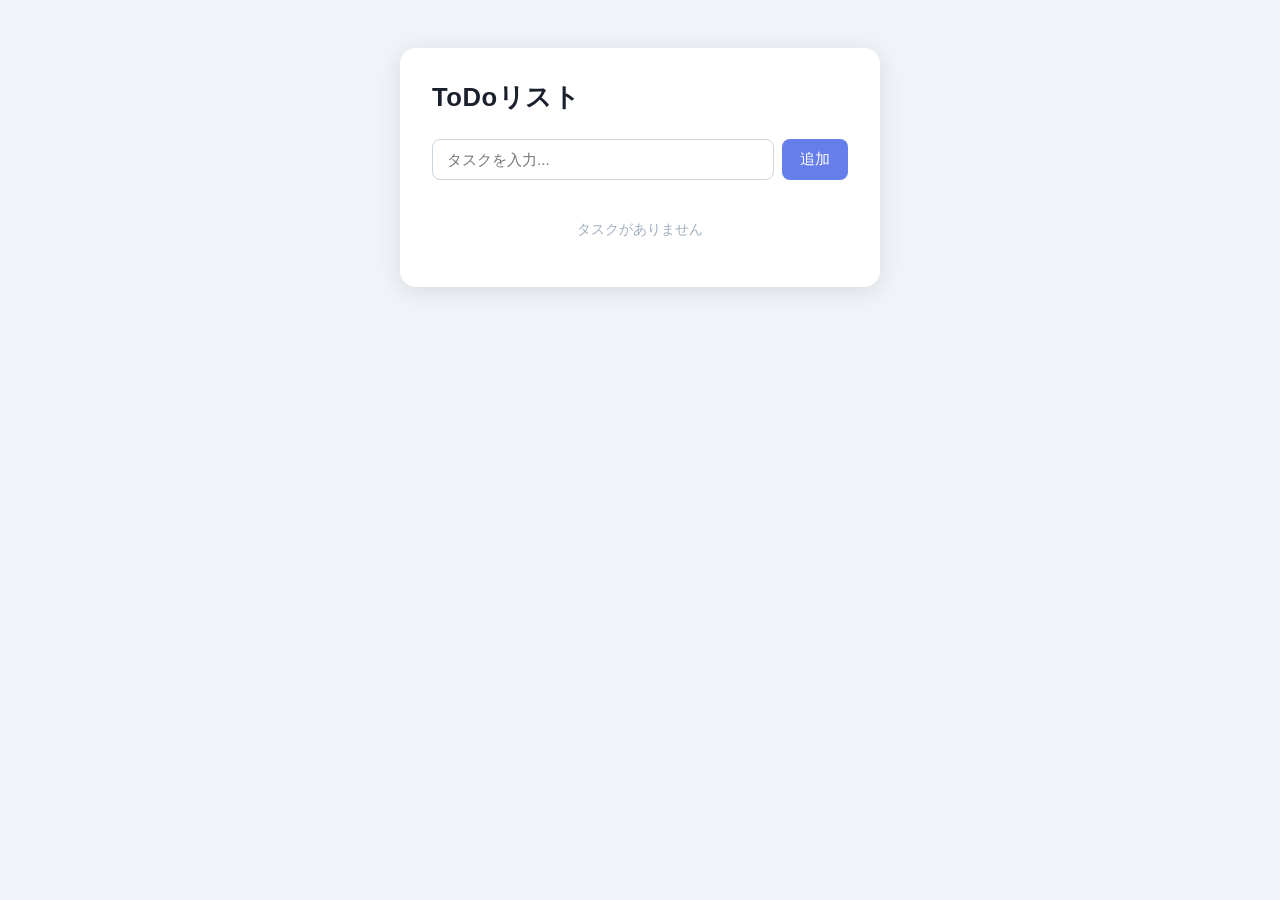
<file: index.html>
<!DOCTYPE html>
<html lang="ja">
<head>
  <meta charset="UTF-8">
  <meta name="viewport" content="width=device-width, initial-scale=1.0">
  <title>ToDoリスト</title>
  <style>
    * {
      box-sizing: border-box;
      margin: 0;
      padding: 0;
    }

    body {
      background: #f0f4f8;
      font-family: 'Segoe UI', sans-serif;
      display: flex;
      justify-content: center;
      padding: 48px 16px;
      min-height: 100vh;
    }

    .container {
      background: #ffffff;
      border-radius: 16px;
      box-shadow: 0 4px 24px rgba(0, 0, 0, 0.10);
      padding: 32px;
      width: 100%;
      max-width: 480px;
      height: fit-content;
    }

    h1 {
      font-size: 1.6rem;
      color: #1a202c;
      margin-bottom: 24px;
      letter-spacing: 0.02em;
    }

    .input-row {
      display: flex;
      gap: 8px;
      margin-bottom: 24px;
    }

    .input-row input {
      flex: 1;
      padding: 10px 14px;
      border: 1.5px solid #cbd5e0;
      border-radius: 8px;
      font-size: 0.95rem;
      outline: none;
      transition: border-color 0.2s;
      color: #2d3748;
    }

    .input-row input:focus {
      border-color: #667eea;
    }

    .input-row button {
      padding: 10px 18px;
      background: #667eea;
      color: #fff;
      border: none;
      border-radius: 8px;
      font-size: 0.95rem;
      cursor: pointer;
      transition: background 0.2s;
      white-space: nowrap;
    }

    .input-row button:hover {
      background: #5a67d8;
    }

    #task-list {
      list-style: none;
      display: flex;
      flex-direction: column;
      gap: 10px;
    }

    .task-item {
      display: flex;
      align-items: center;
      gap: 12px;
      padding: 12px 14px;
      background: #f7fafc;
      border-radius: 10px;
      border: 1.5px solid #e2e8f0;
      transition: opacity 0.2s;
    }

    .task-item.done {
      opacity: 0.5;
    }

    .task-label {
      flex: 1;
      font-size: 0.95rem;
      color: #2d3748;
      cursor: pointer;
      word-break: break-all;
      transition: text-decoration 0.15s;
    }

    .task-item.done .task-label {
      text-decoration: line-through;
      color: #a0aec0;
    }

    .delete-btn {
      padding: 4px 10px;
      background: transparent;
      border: 1.5px solid #fc8181;
      color: #fc8181;
      border-radius: 6px;
      font-size: 0.8rem;
      cursor: pointer;
      transition: background 0.2s, color 0.2s;
      flex-shrink: 0;
    }

    .delete-btn:hover {
      background: #fc8181;
      color: #fff;
    }

    .empty-msg {
      text-align: center;
      color: #a0aec0;
      font-size: 0.9rem;
      padding: 16px 0;
    }

    .task-count {
      font-size: 0.85rem;
      color: #718096;
      margin-bottom: 12px;
      text-align: right;
    }

    .task-count span {
      font-weight: 600;
      color: #667eea;
    }
  </style>
</head>
<body>
  <div class="container">
    <h1>ToDoリスト</h1>
    <div class="input-row">
      <input type="text" id="task-input" placeholder="タスクを入力..." maxlength="100">
      <button id="add-btn">追加</button>
    </div>
    <p class="task-count" id="task-count"></p>
    <ul id="task-list"></ul>
  </div>

  <script>
    const tasks = [];

    const input = document.getElementById('task-input');
    const addBtn = document.getElementById('add-btn');
    const taskList = document.getElementById('task-list');
    const taskCount = document.getElementById('task-count');

    function render() {
      taskList.replaceChildren();

      const doneCount = tasks.filter(t => t.done).length;
      taskCount.replaceChildren();
      if (tasks.length > 0) {
        const prefix = document.createTextNode('完了 ');
        const badge = document.createElement('span');
        badge.textContent = `${doneCount} / ${tasks.length}`;
        const suffix = document.createTextNode(' 件');
        taskCount.append(prefix, badge, suffix);
      }

      if (tasks.length === 0) {
        const msg = document.createElement('p');
        msg.className = 'empty-msg';
        msg.textContent = 'タスクがありません';
        taskList.appendChild(msg);
        return;
      }

      tasks.forEach((task, index) => {
        const li = document.createElement('li');
        li.className = 'task-item' + (task.done ? ' done' : '');

        const label = document.createElement('span');
        label.className = 'task-label';
        label.textContent = task.text;
        label.addEventListener('click', () => toggleDone(index));

        const deleteBtn = document.createElement('button');
        deleteBtn.className = 'delete-btn';
        deleteBtn.textContent = '削除';
        deleteBtn.addEventListener('click', () => deleteTask(index));

        li.appendChild(label);
        li.appendChild(deleteBtn);
        taskList.appendChild(li);
      });
    }

    function addTask() {
      const text = input.value.trim();
      if (!text) return;
      tasks.push({ text, done: false });
      input.value = '';
      render();
    }

    function toggleDone(index) {
      tasks[index].done = !tasks[index].done;
      render();
    }

    function deleteTask(index) {
      tasks.splice(index, 1);
      render();
    }

    addBtn.addEventListener('click', addTask);
    input.addEventListener('keydown', (e) => {
      if (e.key === 'Enter') addTask();
    });

    render();
  </script>
</body>
</html>
</file>
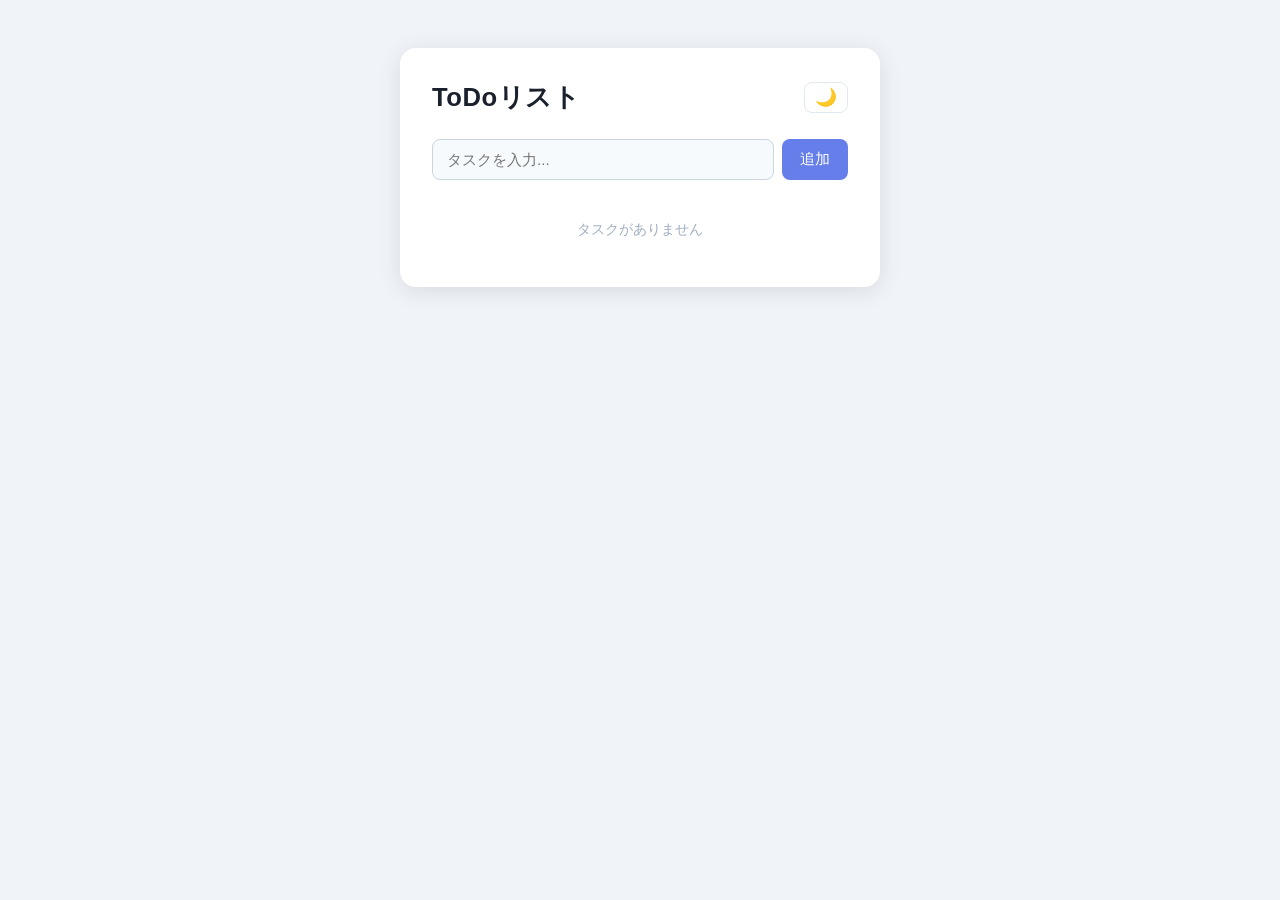
<file: week1/index.html>
<!DOCTYPE html>
<html lang="ja">
<head>
  <meta charset="UTF-8">
  <meta name="viewport" content="width=device-width, initial-scale=1.0">
  <title>ToDoリスト</title>
  <style>
    :root {
      --bg-page: #f0f4f8;
      --bg-container: #ffffff;
      --bg-task: #f7fafc;
      --text-main: #1a202c;
      --text-body: #2d3748;
      --text-muted: #718096;
      --text-done: #a0aec0;
      --border-input: #cbd5e0;
      --border-task: #e2e8f0;
      --shadow: rgba(0, 0, 0, 0.10);
      --accent: #667eea;
      --accent-hover: #5a67d8;
      --delete: #fc8181;
    }

    body.dark {
      --bg-page: #0f1117;
      --bg-container: #1a1d27;
      --bg-task: #252836;
      --text-main: #e2e8f0;
      --text-body: #cbd5e0;
      --text-muted: #718096;
      --text-done: #4a5568;
      --border-input: #4a5568;
      --border-task: #2d3748;
      --shadow: rgba(0, 0, 0, 0.40);
      --accent: #667eea;
      --accent-hover: #5a67d8;
      --delete: #fc8181;
    }

    * {
      box-sizing: border-box;
      margin: 0;
      padding: 0;
    }

    body {
      background: var(--bg-page);
      font-family: 'Segoe UI', sans-serif;
      display: flex;
      justify-content: center;
      padding: 48px 16px;
      min-height: 100vh;
      transition: background 0.3s;
    }

    .container {
      background: var(--bg-container);
      border-radius: 16px;
      box-shadow: 0 4px 24px var(--shadow);
      padding: 32px;
      width: 100%;
      max-width: 480px;
      height: fit-content;
      transition: background 0.3s, box-shadow 0.3s;
    }

    .header {
      display: flex;
      align-items: center;
      justify-content: space-between;
      margin-bottom: 24px;
    }

    h1 {
      font-size: 1.6rem;
      color: var(--text-main);
      letter-spacing: 0.02em;
    }

    .theme-btn {
      background: transparent;
      border: 1.5px solid var(--border-task);
      border-radius: 8px;
      padding: 6px 10px;
      font-size: 1.1rem;
      cursor: pointer;
      color: var(--text-muted);
      transition: border-color 0.2s, background 0.2s;
      line-height: 1;
    }

    .theme-btn:hover {
      border-color: var(--accent);
      background: var(--bg-task);
    }

    .input-row {
      display: flex;
      gap: 8px;
      margin-bottom: 24px;
    }

    .input-row input {
      flex: 1;
      padding: 10px 14px;
      border: 1.5px solid var(--border-input);
      border-radius: 8px;
      font-size: 0.95rem;
      outline: none;
      transition: border-color 0.2s, background 0.3s, color 0.3s;
      color: var(--text-body);
      background: var(--bg-task);
    }

    .input-row input:focus {
      border-color: var(--accent);
    }

    .input-row button {
      padding: 10px 18px;
      background: var(--accent);
      color: #fff;
      border: none;
      border-radius: 8px;
      font-size: 0.95rem;
      cursor: pointer;
      transition: background 0.2s;
      white-space: nowrap;
    }

    .input-row button:hover {
      background: var(--accent-hover);
    }

    #task-list {
      list-style: none;
      display: flex;
      flex-direction: column;
      gap: 10px;
    }

    .task-item {
      display: flex;
      align-items: center;
      gap: 12px;
      padding: 12px 14px;
      background: var(--bg-task);
      border-radius: 10px;
      border: 1.5px solid var(--border-task);
      transition: opacity 0.2s, background 0.3s, border-color 0.3s;
    }

    .task-item.done {
      opacity: 0.5;
    }

    .task-label {
      flex: 1;
      font-size: 0.95rem;
      color: var(--text-body);
      cursor: pointer;
      word-break: break-all;
      transition: text-decoration 0.15s, color 0.3s;
    }

    .task-item.done .task-label {
      text-decoration: line-through;
      color: var(--text-done);
    }

    .delete-btn {
      padding: 4px 10px;
      background: transparent;
      border: 1.5px solid var(--delete);
      color: var(--delete);
      border-radius: 6px;
      font-size: 0.8rem;
      cursor: pointer;
      transition: background 0.2s, color 0.2s;
      flex-shrink: 0;
    }

    .delete-btn:hover {
      background: var(--delete);
      color: #fff;
    }

    .empty-msg {
      text-align: center;
      color: var(--text-done);
      font-size: 0.9rem;
      padding: 16px 0;
    }

    .task-count {
      font-size: 0.85rem;
      color: var(--text-muted);
      margin-bottom: 12px;
      text-align: right;
    }

    .task-count span {
      font-weight: 600;
      color: var(--accent);
    }
  </style>
</head>
<body>
  <div class="container">
    <div class="header">
      <h1>ToDoリスト</h1>
      <button class="theme-btn" id="theme-btn" title="テーマ切替">🌙</button>
    </div>
    <div class="input-row">
      <input type="text" id="task-input" placeholder="タスクを入力..." maxlength="100">
      <button id="add-btn">追加</button>
    </div>
    <p class="task-count" id="task-count"></p>
    <ul id="task-list"></ul>
  </div>

  <script>
    const tasks = [];

    const input = document.getElementById('task-input');
    const addBtn = document.getElementById('add-btn');
    const taskList = document.getElementById('task-list');
    const taskCount = document.getElementById('task-count');
    const themeBtn = document.getElementById('theme-btn');

    function applyTheme(dark) {
      document.body.classList.toggle('dark', dark);
      themeBtn.textContent = dark ? '☀️' : '🌙';
      localStorage.setItem('theme', dark ? 'dark' : 'light');
    }

    themeBtn.addEventListener('click', () => {
      applyTheme(!document.body.classList.contains('dark'));
    });

    applyTheme(localStorage.getItem('theme') === 'dark');

    function render() {
      taskList.replaceChildren();

      const doneCount = tasks.filter(t => t.done).length;
      taskCount.replaceChildren();
      if (tasks.length > 0) {
        const prefix = document.createTextNode('完了 ');
        const badge = document.createElement('span');
        badge.textContent = `${doneCount} / ${tasks.length}`;
        const suffix = document.createTextNode(' 件');
        taskCount.append(prefix, badge, suffix);
      }

      if (tasks.length === 0) {
        const msg = document.createElement('p');
        msg.className = 'empty-msg';
        msg.textContent = 'タスクがありません';
        taskList.appendChild(msg);
        return;
      }

      tasks.forEach((task, index) => {
        const li = document.createElement('li');
        li.className = 'task-item' + (task.done ? ' done' : '');

        const label = document.createElement('span');
        label.className = 'task-label';
        label.textContent = task.text;
        label.addEventListener('click', () => toggleDone(index));

        const deleteBtn = document.createElement('button');
        deleteBtn.className = 'delete-btn';
        deleteBtn.textContent = '削除';
        deleteBtn.addEventListener('click', () => deleteTask(index));

        li.appendChild(label);
        li.appendChild(deleteBtn);
        taskList.appendChild(li);
      });
    }

    function addTask() {
      const text = input.value.trim();
      if (!text) return;
      tasks.push({ text, done: false });
      input.value = '';
      render();
    }

    function toggleDone(index) {
      tasks[index].done = !tasks[index].done;
      render();
    }

    function deleteTask(index) {
      tasks.splice(index, 1);
      render();
    }

    addBtn.addEventListener('click', addTask);
    input.addEventListener('keydown', (e) => {
      if (e.key === 'Enter') addTask();
    });

    render();
  </script>
</body>
</html>
</file>
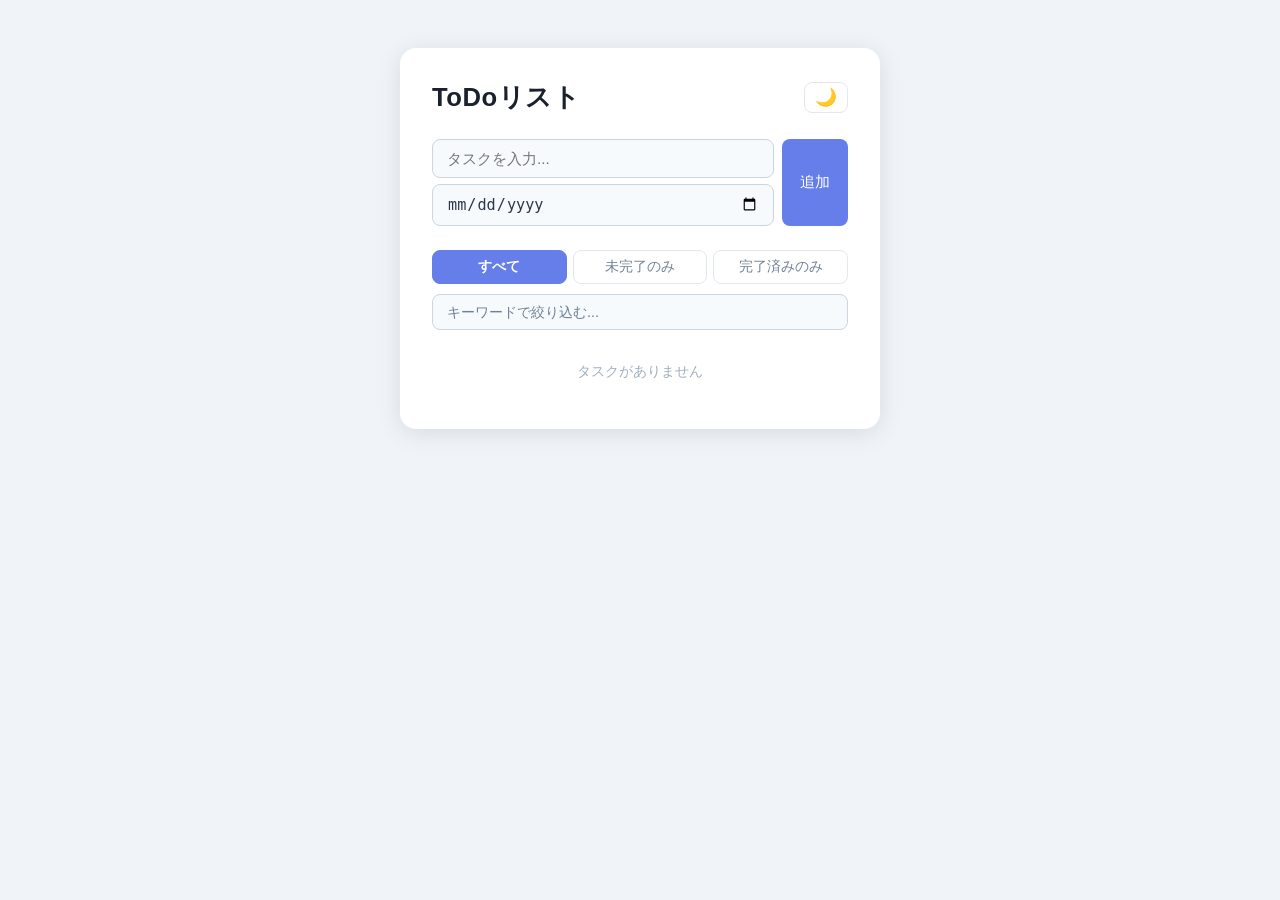
<file: week2/experiment-3/index.html>
<!DOCTYPE html>
<html lang="ja">
<head>
  <meta charset="UTF-8">
  <meta name="viewport" content="width=device-width, initial-scale=1.0">
  <title>ToDoリスト</title>
  <style>
    :root {
      --bg-page: #f0f4f8;
      --bg-container: #ffffff;
      --bg-task: #f7fafc;
      --text-main: #1a202c;
      --text-body: #2d3748;
      --text-muted: #718096;
      --text-done: #a0aec0;
      --border-input: #cbd5e0;
      --border-task: #e2e8f0;
      --shadow: rgba(0, 0, 0, 0.10);
      --accent: #667eea;
      --accent-hover: #5a67d8;
      --delete: #fc8181;
    }

    body.dark {
      --bg-page: #0f1117;
      --bg-container: #1a1d27;
      --bg-task: #252836;
      --text-main: #e2e8f0;
      --text-body: #cbd5e0;
      --text-muted: #718096;
      --text-done: #4a5568;
      --border-input: #4a5568;
      --border-task: #2d3748;
      --shadow: rgba(0, 0, 0, 0.40);
      --accent: #667eea;
      --accent-hover: #5a67d8;
      --delete: #fc8181;
    }

    * {
      box-sizing: border-box;
      margin: 0;
      padding: 0;
    }

    body {
      background: var(--bg-page);
      font-family: 'Segoe UI', sans-serif;
      display: flex;
      justify-content: center;
      padding: 48px 16px;
      min-height: 100vh;
      transition: background 0.3s;
    }

    .container {
      background: var(--bg-container);
      border-radius: 16px;
      box-shadow: 0 4px 24px var(--shadow);
      padding: 32px;
      width: 100%;
      max-width: 480px;
      height: fit-content;
      transition: background 0.3s, box-shadow 0.3s;
    }

    .header {
      display: flex;
      align-items: center;
      justify-content: space-between;
      margin-bottom: 24px;
    }

    h1 {
      font-size: 1.6rem;
      color: var(--text-main);
      letter-spacing: 0.02em;
    }

    .theme-btn {
      background: transparent;
      border: 1.5px solid var(--border-task);
      border-radius: 8px;
      padding: 6px 10px;
      font-size: 1.1rem;
      cursor: pointer;
      color: var(--text-muted);
      transition: border-color 0.2s, background 0.2s;
      line-height: 1;
    }

    .theme-btn:hover {
      border-color: var(--accent);
      background: var(--bg-task);
    }

    .input-row {
      display: flex;
      gap: 8px;
      margin-bottom: 24px;
    }

    .input-fields {
      flex: 1;
      display: flex;
      flex-direction: column;
      gap: 6px;
    }

    .input-row input {
      width: 100%;
      padding: 10px 14px;
      border: 1.5px solid var(--border-input);
      border-radius: 8px;
      font-size: 0.95rem;
      outline: none;
      transition: border-color 0.2s, background 0.3s, color 0.3s;
      color: var(--text-body);
      background: var(--bg-task);
    }

    .input-row input:focus {
      border-color: var(--accent);
    }

    #date-input {
      color-scheme: light;
    }

    body.dark #date-input {
      color-scheme: dark;
    }

    .task-date {
      font-size: 0.78rem;
      color: var(--text-muted);
      white-space: nowrap;
      flex-shrink: 0;
    }

    .input-row button {
      padding: 10px 18px;
      background: var(--accent);
      color: #fff;
      border: none;
      border-radius: 8px;
      font-size: 0.95rem;
      cursor: pointer;
      transition: background 0.2s;
      white-space: nowrap;
    }

    .input-row button:hover {
      background: var(--accent-hover);
    }

    #task-list {
      list-style: none;
      display: flex;
      flex-direction: column;
      gap: 10px;
    }

    .task-item {
      display: flex;
      align-items: center;
      gap: 12px;
      padding: 12px 14px;
      background: var(--bg-task);
      border-radius: 10px;
      border: 1.5px solid var(--border-task);
      transition: opacity 0.2s, background 0.3s, border-color 0.3s;
    }

    .task-item.done {
      opacity: 0.5;
    }

    .task-item.overdue {
      border-color: var(--delete);
      background: rgba(252, 129, 129, 0.1);
    }

    .task-label {
      flex: 1;
      font-size: 0.95rem;
      color: var(--text-body);
      cursor: pointer;
      word-break: break-all;
      transition: text-decoration 0.15s, color 0.3s;
    }

    .task-item.done .task-label {
      text-decoration: line-through;
      color: var(--text-done);
    }

    .delete-btn {
      padding: 4px 10px;
      background: transparent;
      border: 1.5px solid var(--delete);
      color: var(--delete);
      border-radius: 6px;
      font-size: 0.8rem;
      cursor: pointer;
      transition: background 0.2s, color 0.2s;
      flex-shrink: 0;
    }

    .delete-btn:hover {
      background: var(--delete);
      color: #fff;
    }

    .empty-msg {
      text-align: center;
      color: var(--text-done);
      font-size: 0.9rem;
      padding: 16px 0;
    }

    .task-count {
      font-size: 0.85rem;
      color: var(--text-muted);
      margin-bottom: 12px;
      text-align: right;
    }

    .task-count span {
      font-weight: 600;
      color: var(--accent);
    }

    .filter-section {
      display: flex;
      flex-direction: column;
      gap: 10px;
      margin-bottom: 16px;
    }

    .filter-row {
      display: flex;
      gap: 6px;
    }

    .filter-btn {
      flex: 1;
      padding: 7px 0;
      background: transparent;
      border: 1.5px solid var(--border-task);
      border-radius: 8px;
      font-size: 0.85rem;
      cursor: pointer;
      color: var(--text-muted);
      transition: background 0.2s, border-color 0.2s, color 0.2s;
    }

    .filter-btn:hover {
      border-color: var(--accent);
      color: var(--accent);
    }

    .filter-btn.active {
      background: var(--accent);
      border-color: var(--accent);
      color: #fff;
      font-weight: 600;
    }

    .search-box {
      width: 100%;
      padding: 9px 14px;
      border: 1.5px solid var(--border-input);
      border-radius: 8px;
      font-size: 0.9rem;
      outline: none;
      color: var(--text-body);
      background: var(--bg-task);
      transition: border-color 0.2s, background 0.3s, color 0.3s;
    }

    .search-box:focus {
      border-color: var(--accent);
    }

    .search-box::placeholder {
      color: var(--text-muted);
    }
  </style>
</head>
<body>
  <div class="container">
    <div class="header">
      <h1>ToDoリスト</h1>
      <button class="theme-btn" id="theme-btn" title="テーマ切替">🌙</button>
    </div>
    <div class="input-row">
      <div class="input-fields">
        <input type="text" id="task-input" placeholder="タスクを入力..." maxlength="100">
        <input type="date" id="date-input">
      </div>
      <button id="add-btn">追加</button>
    </div>
    <div class="filter-section">
      <div class="filter-row">
        <button class="filter-btn active" data-filter="all">すべて</button>
        <button class="filter-btn" data-filter="active">未完了のみ</button>
        <button class="filter-btn" data-filter="done">完了済みのみ</button>
      </div>
      <input type="text" class="search-box" id="search-box" placeholder="キーワードで絞り込む...">
    </div>
    <p class="task-count" id="task-count"></p>
    <ul id="task-list"></ul>
  </div>

  <script>
    const tasks = JSON.parse(localStorage.getItem('tasks') || '[]');
    let currentFilter = 'all';
    let currentSearch = '';

    const input = document.getElementById('task-input');
    const addBtn = document.getElementById('add-btn');
    const taskList = document.getElementById('task-list');
    const taskCount = document.getElementById('task-count');
    const themeBtn = document.getElementById('theme-btn');
    const filterBtns = document.querySelectorAll('.filter-btn');
    const searchBox = document.getElementById('search-box');
    const dateInput = document.getElementById('date-input');

    filterBtns.forEach(btn => {
      btn.addEventListener('click', () => {
        currentFilter = btn.dataset.filter;
        filterBtns.forEach(b => b.classList.toggle('active', b === btn));
        render();
      });
    });

    searchBox.addEventListener('input', () => {
      currentSearch = searchBox.value.trim();
      render();
    });

    function applyTheme(dark) {
      document.body.classList.toggle('dark', dark);
      themeBtn.textContent = dark ? '☀️' : '🌙';
      localStorage.setItem('theme', dark ? 'dark' : 'light');
    }

    themeBtn.addEventListener('click', () => {
      applyTheme(!document.body.classList.contains('dark'));
    });

    applyTheme(localStorage.getItem('theme') === 'dark');

    function render() {
      taskList.replaceChildren();

      const doneCount = tasks.filter(t => t.done).length;
      taskCount.replaceChildren();
      if (tasks.length > 0) {
        const prefix = document.createTextNode('完了 ');
        const badge = document.createElement('span');
        badge.textContent = `${doneCount} / ${tasks.length}`;
        const suffix = document.createTextNode(' 件');
        taskCount.append(prefix, badge, suffix);
      }

      const keyword = currentSearch.toLowerCase();
      const filtered = tasks.filter(t => {
        const matchesStatus =
          currentFilter === 'all' ||
          (currentFilter === 'active' && !t.done) ||
          (currentFilter === 'done' && t.done);
        const matchesSearch = keyword === '' || t.text.toLowerCase().includes(keyword);
        return matchesStatus && matchesSearch;
      });

      if (filtered.length === 0) {
        const msg = document.createElement('p');
        msg.className = 'empty-msg';
        msg.textContent = tasks.length === 0 ? 'タスクがありません' : '該当するタスクがありません';
        taskList.appendChild(msg);
        return;
      }

      const today = new Date().toISOString().slice(0, 10);
      filtered.forEach(task => {
        const index = tasks.indexOf(task);
        const li = document.createElement('li');
        const isOverdue = task.date && task.date < today && !task.done;
        li.className = 'task-item' + (task.done ? ' done' : '') + (isOverdue ? ' overdue' : '');

        const label = document.createElement('span');
        label.className = 'task-label';
        label.textContent = task.text;
        label.addEventListener('click', () => toggleDone(index));

        const deleteBtn = document.createElement('button');
        deleteBtn.className = 'delete-btn';
        deleteBtn.textContent = '削除';
        deleteBtn.addEventListener('click', () => deleteTask(index));

        li.appendChild(label);
        if (task.date) {
          const dateTag = document.createElement('span');
          dateTag.className = 'task-date';
          dateTag.textContent = task.date.replace(/-/g, '/');
          li.appendChild(dateTag);
        }
        li.appendChild(deleteBtn);
        taskList.appendChild(li);
      });
    }

    function saveTasks() {
      localStorage.setItem('tasks', JSON.stringify(tasks));
    }

    function addTask() {
      const text = input.value.trim();
      if (!text) return;
      tasks.push({ text, done: false, date: dateInput.value });
      input.value = '';
      dateInput.value = '';
      saveTasks();
      render();
    }

    function toggleDone(index) {
      tasks[index].done = !tasks[index].done;
      saveTasks();
      render();
    }

    function deleteTask(index) {
      tasks.splice(index, 1);
      saveTasks();
      render();
    }

    addBtn.addEventListener('click', addTask);
    input.addEventListener('keydown', (e) => {
      if (e.key === 'Enter') addTask();
    });

    render();
  </script>
</body>
</html>
</file>
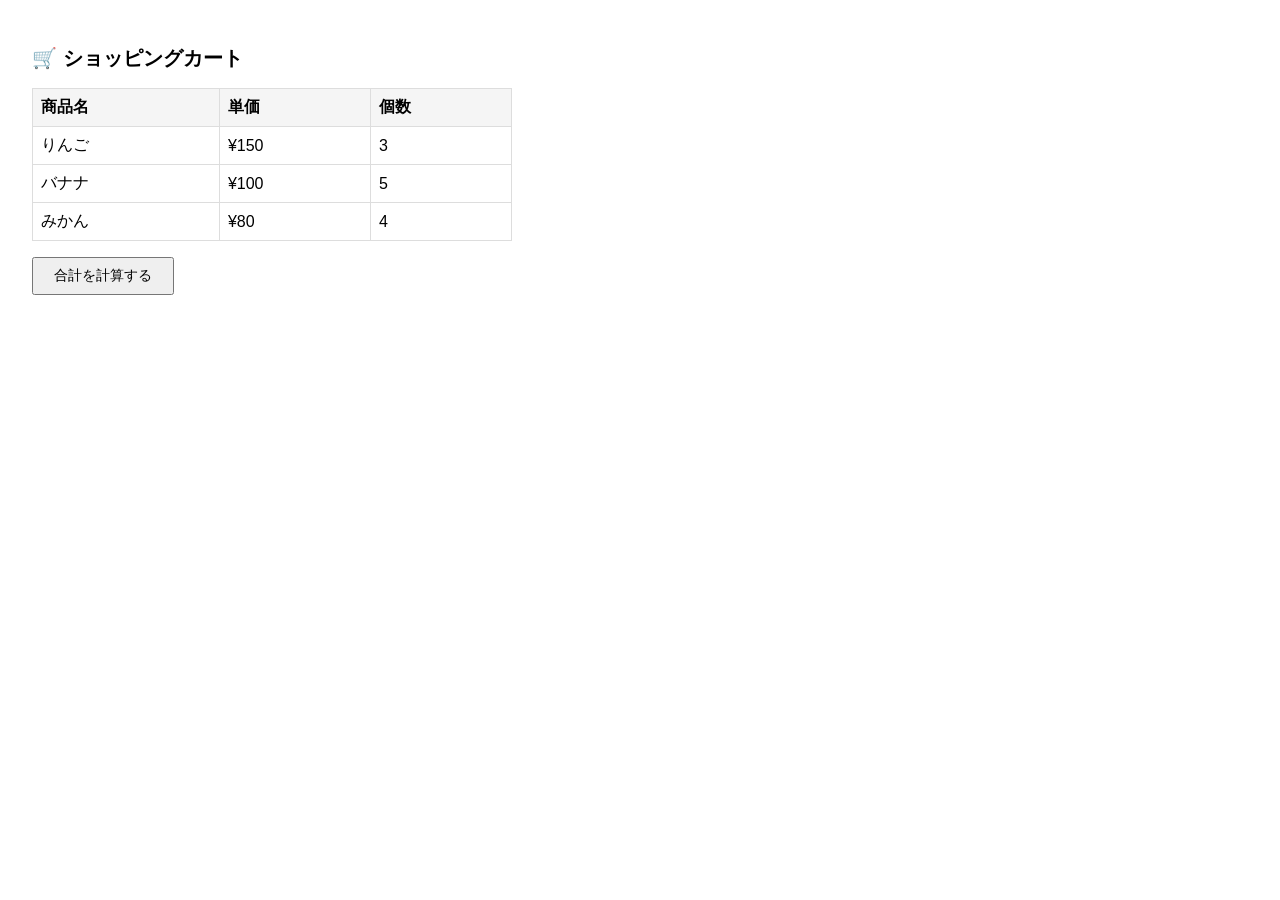
<file: week3/js-practice/js-practice.html>
<!DOCTYPE html>
<html lang="ja">
<head>
<meta charset="UTF-8">
<title>ショッピングカート</title>
<style>
  body { font-family: sans-serif; padding: 24px; max-width: 480px; }
  h1 { font-size: 20px; margin-bottom: 16px; }
  table { width: 100%; border-collapse: collapse; margin-bottom: 16px; }
  th, td { border: 1px solid #ddd; padding: 8px; text-align: left; }
  th { background: #f5f5f5; }
  button { padding: 8px 20px; font-size: 14px; cursor: pointer; }
  #result { margin-top: 16px; font-size: 18px; font-weight: bold; }
</style>
</head>
<body>

<h1>🛒 ショッピングカート</h1>
<table>
  <thead>
    <tr><th>商品名</th><th>単価</th><th>個数</th></tr>
  </thead>
  <tbody id="cart-body"></tbody>
</table>
<button id="calc-btn">合計を計算する</button>
<div id="result"></div>

<script>
// =====================================================
// ① 変数：このアプリで使う設定値を定義する
//   const は変更しない値、let は後で更新する値に使う
// =====================================================
const TAX_RATE = 0.1;  // 消費税率（変更しないので const）
let totalPrice = 0;    // 合計金額（ボタンを押したら更新するので let）

// =====================================================
// ② オブジェクト：1つの商品の情報をまとめる
//   { 名前: 値 } のペアで関連するデータをひとつにまとめられる
// ③ 配列：複数の商品オブジェクトをリストとして管理する
//   [ ] の中にオブジェクトを並べて、商品一覧を表現する
// =====================================================
const cartItems = [
  { name: "りんご", price: 150, quantity: 3 },
  { name: "バナナ", price: 100, quantity: 5 },
  { name: "みかん", price:  80, quantity: 4 },
];

// =====================================================
// ④ 関数：合計金額を計算して返す
//   処理をひとまとめにしておくことで、どこからでも呼び出せる
// =====================================================
function calcTotal(items) {
  let subtotal = 0;
  items.forEach(function(item) {
    subtotal += item.price * item.quantity;  // 単価 × 個数 を加算していく
  });
  const tax = subtotal * TAX_RATE;
  return subtotal + tax;  // 税込み合計を返す
}

// =====================================================
// ⑤ DOM操作（ページ読み込み時）：商品一覧をテーブルに表示する
//   cartItems を forEach で1件ずつ取り出し、行（tr）を生成して追加する
// =====================================================
const tbody = document.getElementById('cart-body');
cartItems.forEach(function(item) {
  const row = document.createElement('tr');
  row.innerHTML =
    '<td>' + item.name + '</td>' +
    '<td>¥' + item.price + '</td>' +
    '<td>' + item.quantity + '</td>';
  tbody.appendChild(row);
});

// =====================================================
// ⑥ DOM操作（ボタンクリック時）：合計を計算して画面に表示する
//   ④の関数を呼び出して結果を取得し、id="result" の要素に書き込む
// =====================================================
document.getElementById('calc-btn').addEventListener('click', function() {
  totalPrice = calcTotal(cartItems);
  document.getElementById('result').textContent = '合計（税込）: ¥' + totalPrice;
});
</script>

</body>
</html>
</file>
